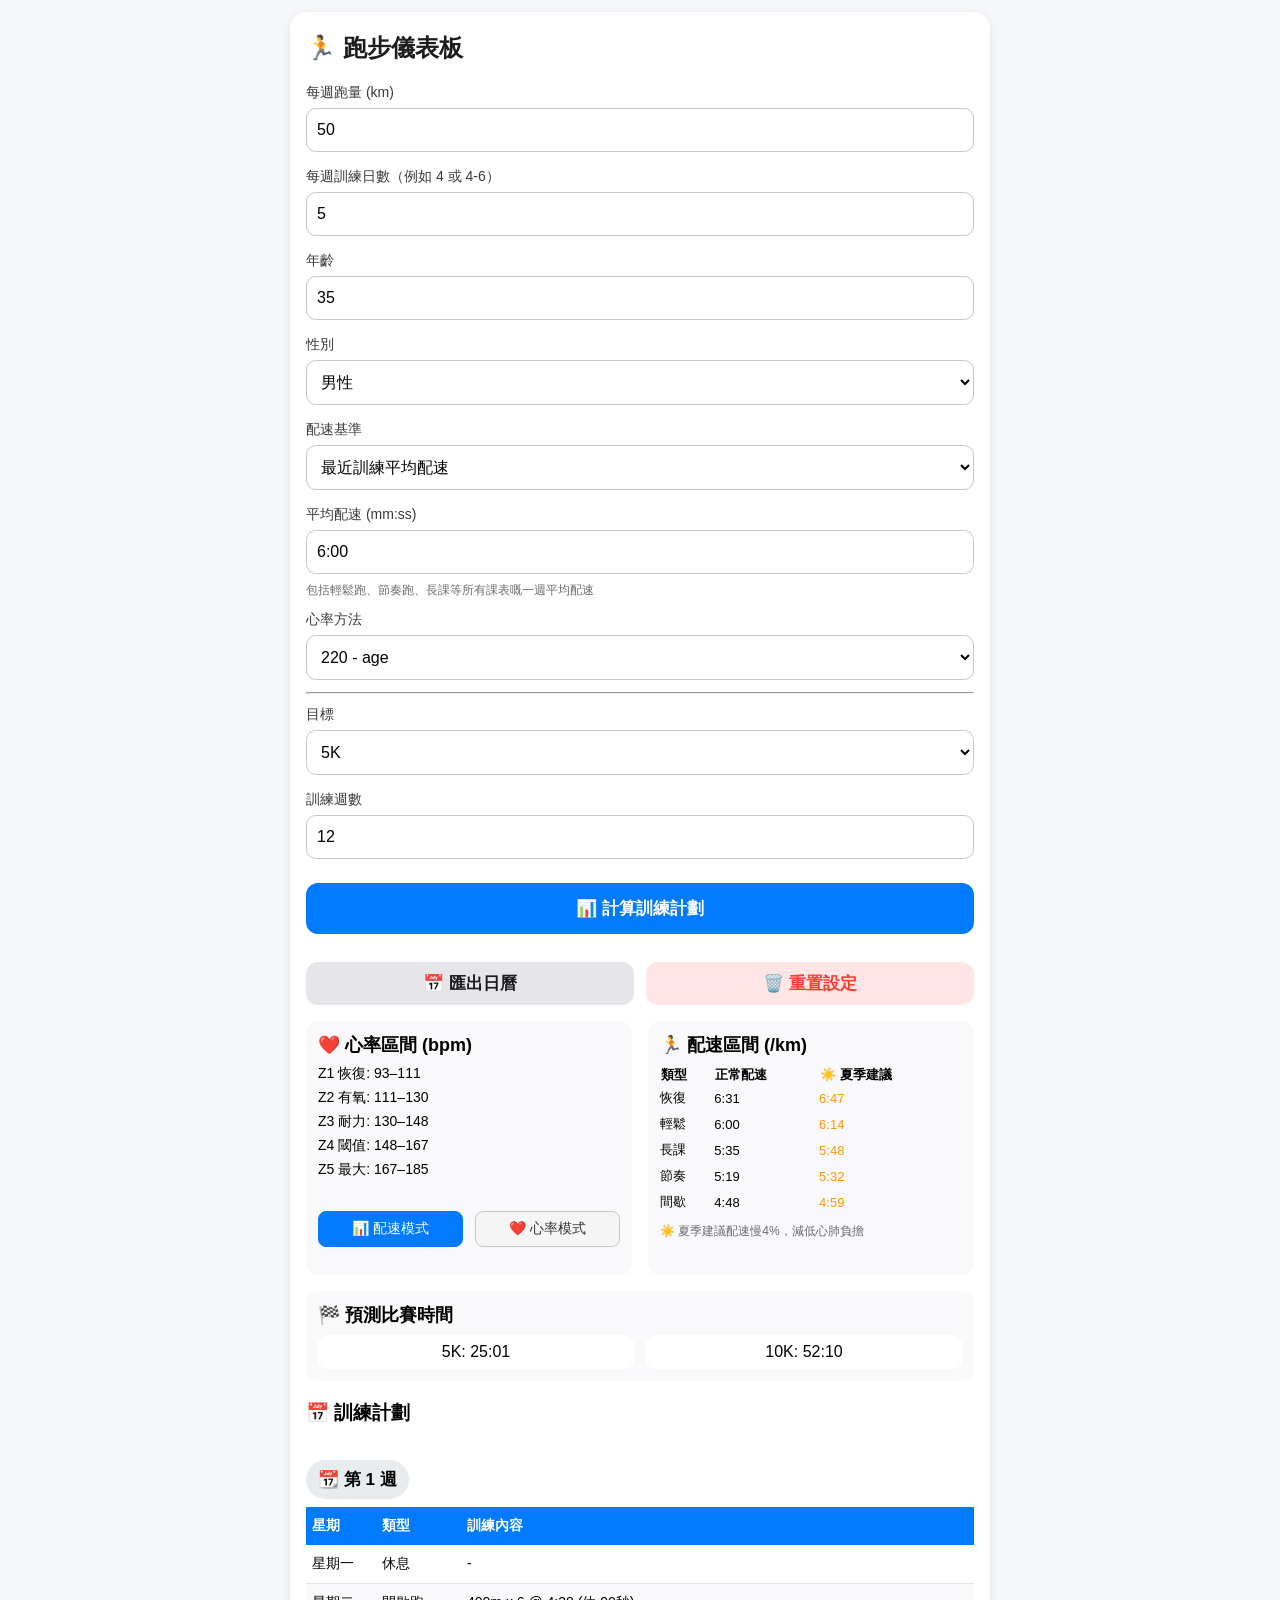
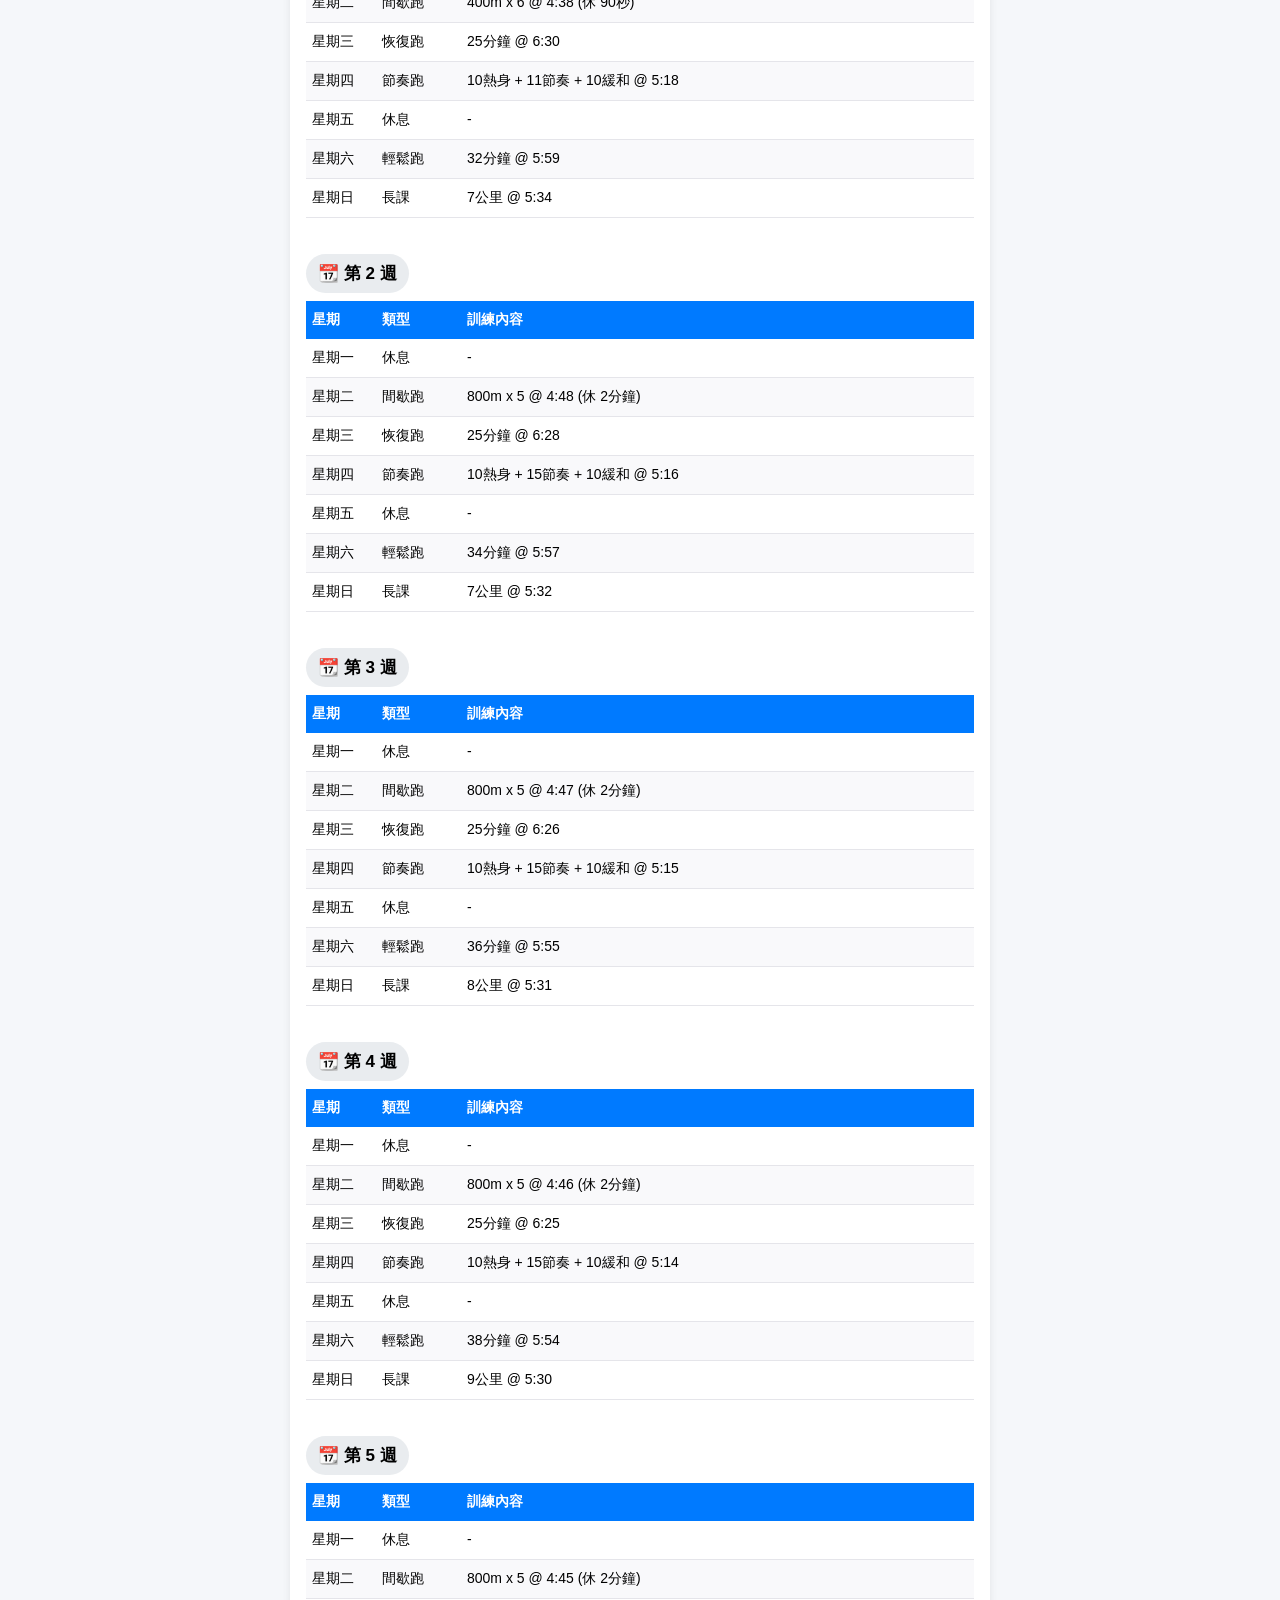
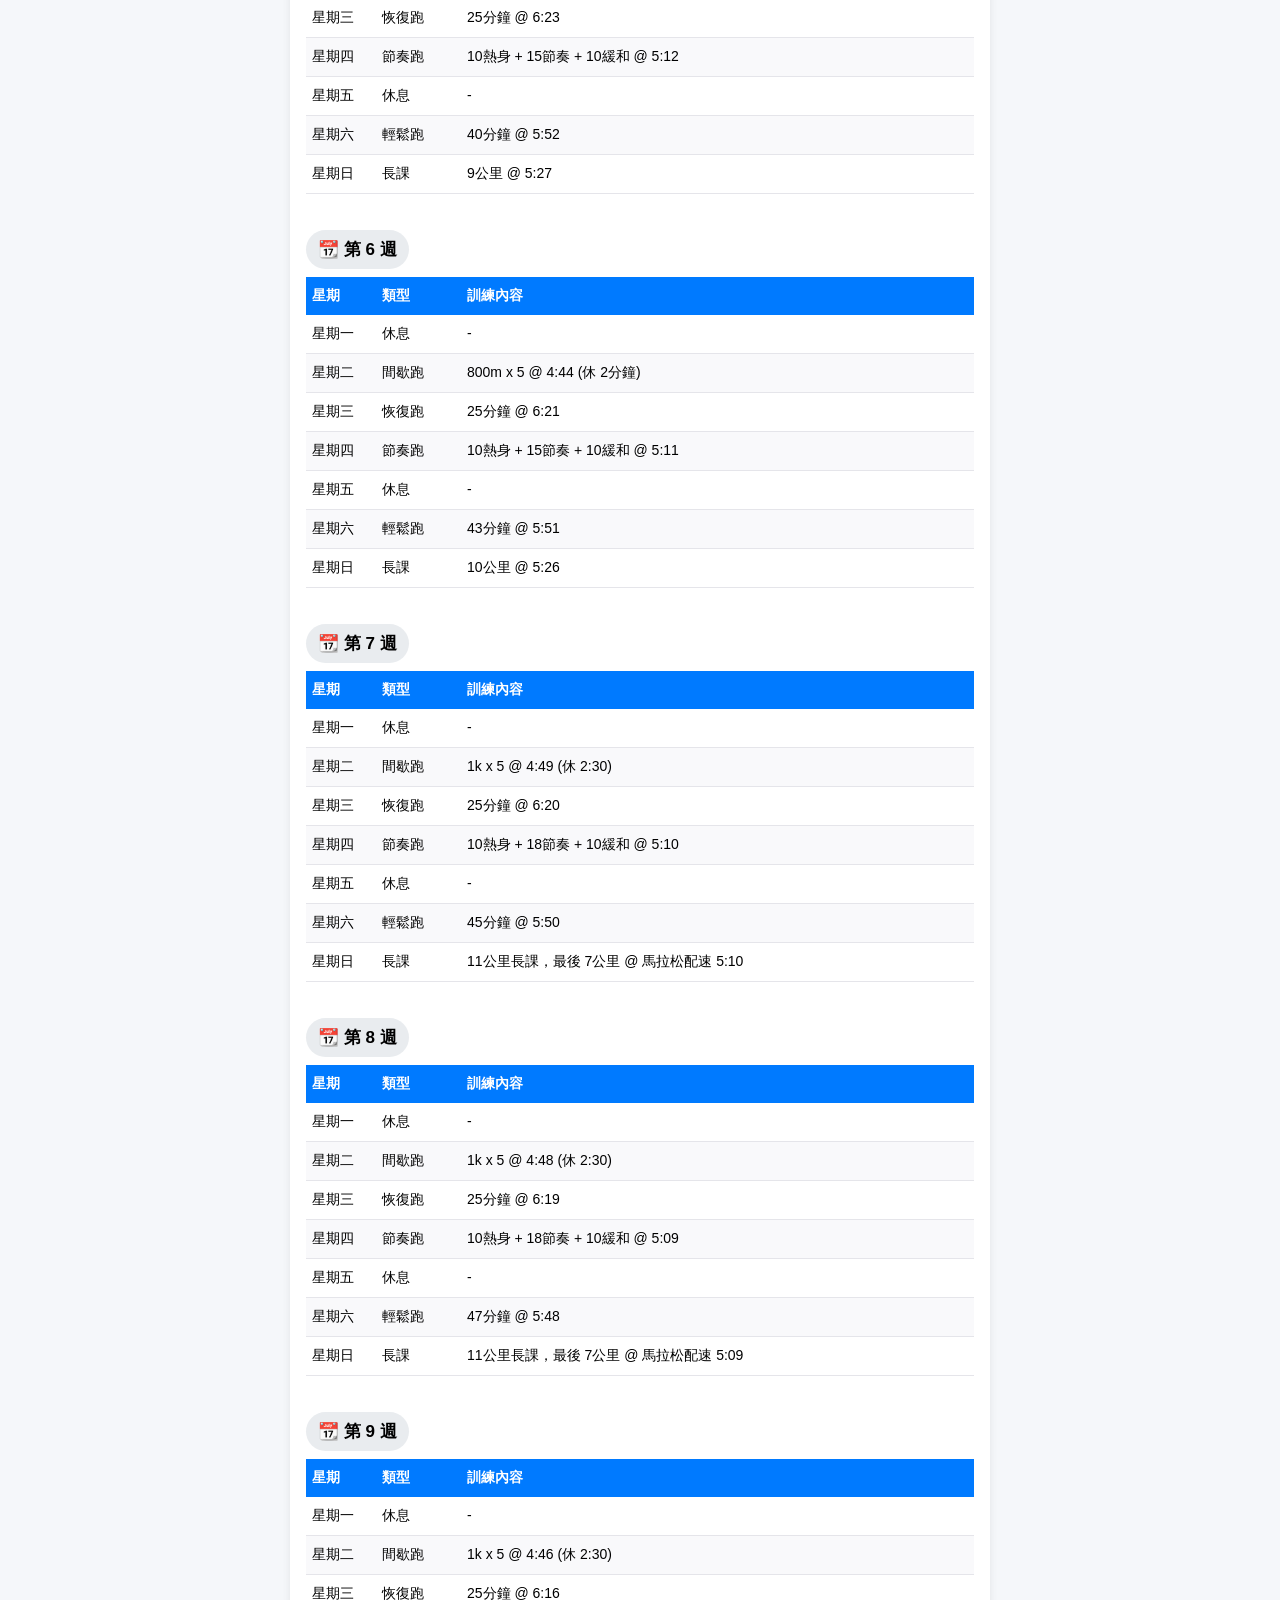
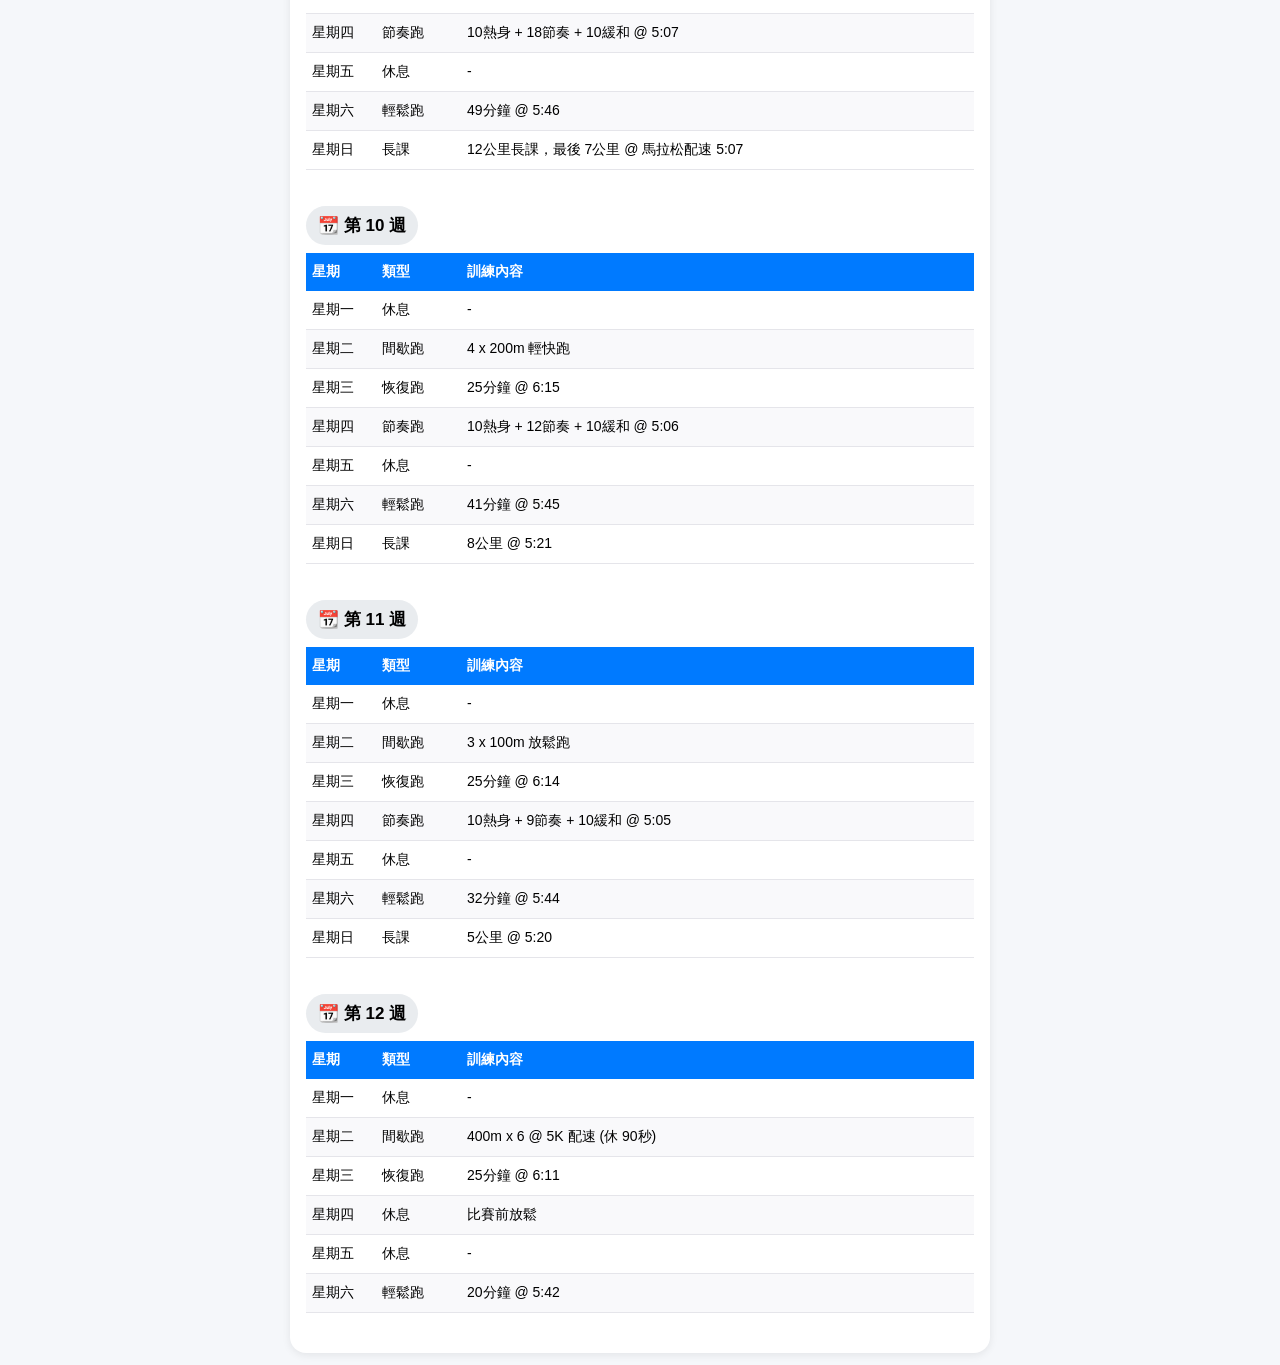
<file: pythonProject3/index.html>
<!DOCTYPE html>
<html lang="zh-HK">
<head>
<meta charset="UTF-8">
<meta name="viewport" content="width=device-width, initial-scale=1.0, viewport-fit=cover">
<title>跑步儀表板</title>
<link rel="stylesheet" href="style.css">
</head>
<body>

<div class="container">

<h2>🏃 跑步儀表板</h2>

<label>每週跑量 (km)</label>
<input type="number" id="mileage" placeholder="例如 50" value="50">

<label>每週訓練日數（例如 4 或 4-6）</label>
<input id="days" placeholder="4" value="5">

<label>年齡</label>
<input id="age" type="number" placeholder="35" value="35">

<label>性別</label>
<select id="gender">
  <option value="male">男性</option>
  <option value="female">女性</option>
</select>

<label>配速基準</label>
<select id="paceBasis">
  <option value="training">最近訓練平均配速</option>
  <option value="race">最近比賽時間</option>
</select>

<div id="trainingPaceBox">
  <label>平均配速 (mm:ss)</label>
  <input id="trainingPace" placeholder="6:00" value="6:00">
  <div class="hint">包括輕鬆跑、節奏跑、長課等所有課表嘅一週平均配速</div>
</div>

<div id="racePaceBox" style="display:none;">
  <label>比賽距離</label>
  <select id="raceDist">
    <option value="5K">5K</option>
    <option value="10K">10K</option>
    <option value="HM">半馬</option>
    <option value="FM">全馬</option>
  </select>
  <label>完成時間</label>
  <input type="text" id="raceTime" placeholder="例如 4530 或 45:30" value="48:00">
  <div class="hint">直接輸入數字，例如 4530 = 45分30秒</div>
</div>

<label>心率方法</label>
<select id="method">
  <option value="basic">220 - age</option>
  <option value="karvonen">Karvonen (儲備心率)</option>
</select>

<div id="karvonenBox" style="display:none;">
  <label>Max HR</label>
  <input id="maxHr" type="number" placeholder="190">
  <label>Rest HR</label>
  <input id="restHr" type="number" placeholder="60">
</div>

<hr>

<label>目標</label>
<select id="goal">
  <option value="5K">5K</option>
  <option value="10K">10K</option>
  <option value="HM">半馬</option>
  <option value="FM">全馬</option>
</select>

<div id="weeksHint"></div>

<label>訓練週數</label>
<input id="weeks" type="number" placeholder="8" value="12">

<button id="calculateBtn">📊 計算訓練計劃</button>

<div style="display: flex; gap: 12px; margin: 12px 0;">
  <button id="exportIcsBtn" class="secondary-btn">📅 匯出日曆</button>
  <button id="resetStorageBtn" class="secondary-btn danger">🗑️ 重置設定</button>
</div>

<div id="result"></div>

</div>

<script src="script.js"></script>
</body>
</html>
</file>
<file: pythonProject3/style.css>
* {
  box-sizing: border-box;
}

body {
  font-family: -apple-system, BlinkMacSystemFont, "Segoe UI", Roboto, Helvetica, Arial, sans-serif;
  background: #f5f7fa;
  padding: 12px;
  margin: 0;
  min-height: 100vh;
}

.container {
  max-width: 700px;
  margin: 0 auto;
  background: white;
  padding: 20px 16px;
  border-radius: 16px;
  box-shadow: 0 2px 8px rgba(0,0,0,0.08);
}

h2 {
  font-size: 24px;
  margin-top: 0;
  margin-bottom: 20px;
  color: #1c1c1e;
}

label {
  display: block;
  font-size: 14px;
  font-weight: 500;
  color: #3a3a3c;
  margin-bottom: 6px;
  margin-top: 12px;
}

input, select {
  width: 100%;
  padding: 12px 10px;
  font-size: 16px;
  border-radius: 10px;
  border: 1px solid #c6c6c8;
  background: white;
  font-family: inherit;
  margin-bottom: 4px;
}

input:focus, select:focus {
  outline: none;
  border-color: #007aff;
  box-shadow: 0 0 0 3px rgba(0,122,255,0.1);
}

button {
  width: 100%;
  padding: 14px;
  background: #007aff;
  color: white;
  border: none;
  border-radius: 12px;
  font-size: 17px;
  font-weight: 600;
  margin: 20px 0 16px;
  cursor: pointer;
}

button:active {
  transform: scale(0.98);
}

.secondary-btn {
  background: #e5e5ea;
  color: #1c1c1e;
  margin: 0;
  padding: 10px;
}

.secondary-btn.danger {
  background: #ffe5e5;
  color: #ff3b30;
}

.hint {
  font-size: 12px;
  color: #6c6c70;
  margin-top: 4px;
  margin-bottom: 12px;
}

#karvonenBox {
  background: #f9f9fb;
  padding: 12px;
  border-radius: 12px;
  margin-top: 8px;
}

#weeksHint {
  font-size: 13px;
  color: #6c6c70;
  margin-top: 6px;
}

/* 兩欄佈局 */
.two-columns {
  display: grid;
  grid-template-columns: 1fr 1fr;
  gap: 16px;
  margin: 16px 0;
}

.zone-card {
  background: #f9f9fb;
  border-radius: 12px;
  padding: 12px;
}

.zone-card h3 {
  margin-top: 0;
  margin-bottom: 8px;
  font-size: 18px;
}

.zone-card p {
  margin: 6px 0;
  font-size: 14px;
}

/* 模式按鈕 */
.mode-buttons {
  display: flex;
  gap: 12px;
  margin-top: 12px;
}

.mode-btn {
  flex: 1;
  padding: 8px;
  border-radius: 8px;
  border: 1px solid #c6c6c8;
  background: #f5f5f5;
  color: #333;
  font-size: 14px;
  font-weight: 500;
  cursor: pointer;
  text-align: center;
  transition: all 0.2s;
}

.mode-btn.active {
  background: #007aff;
  color: white;
  border-color: #007aff;
}

.mode-btn:active {
  transform: scale(0.98);
}

.prediction-card {
  background: #f9f9fb;
  border-radius: 12px;
  padding: 12px;
  margin: 12px 0;
}

.prediction-card h3 {
  margin-top: 0;
  margin-bottom: 8px;
  font-size: 18px;
}

.prediction-grid {
  display: flex;
  flex-wrap: wrap;
  gap: 12px;
  justify-content: space-between;
}

.prediction-item {
  flex: 1;
  text-align: center;
  background: white;
  border-radius: 10px;
  padding: 8px;
}

.warning {
  background: #fff3e0;
  padding: 8px 12px;
  border-radius: 12px;
  font-size: 13px;
  margin: 10px 0;
  color: #b45f06;
}

.table-responsive {
  overflow-x: auto;
  margin-bottom: 20px;
}

.plan-table {
  min-width: 500px;
  width: 100%;
  border-collapse: collapse;
  font-size: 14px;
}

.plan-table th {
  background: #007aff;
  color: white;
  padding: 10px 6px;
  font-weight: 600;
  text-align: left;
}

.plan-table td {
  padding: 10px 6px;
  border-bottom: 1px solid #e5e5ea;
  vertical-align: top;
}

.plan-table th:first-child,
.plan-table td:first-child {
  width: 70px;
}

.plan-table th:nth-child(2),
.plan-table td:nth-child(2) {
  width: 85px;
}

.plan-table th:nth-child(3),
.plan-table td:nth-child(3) {
  width: auto;
  word-break: break-word;
  white-space: normal;
}

tr:nth-child(even) {
  background: #f9f9fb;
}

h4 {
  font-size: 17px;
  margin: 16px 0 8px;
  background: #e9ecef;
  padding: 8px 12px;
  border-radius: 20px;
  display: inline-block;
}

.result-card {
  margin-top: 24px;
  border-top: 1px solid #e5e5ea;
  padding-top: 8px;
}

/* 手機細屏 */
@media (max-width: 560px) {
  .two-columns {
    grid-template-columns: 1fr;
    gap: 12px;
  }
  .prediction-grid {
    flex-direction: column;
  }
  body {
    padding: 8px;
  }
  .container {
    padding: 16px 12px;
  }
  .plan-table th:first-child,
  .plan-table td:first-child {
    width: 55px;
  }
  .plan-table th:nth-child(2),
  .plan-table td:nth-child(2) {
    width: 70px;
  }
  .plan-table th,
  .plan-table td {
    padding: 8px 4px;
    font-size: 12px;
  }
  h3 {
    font-size: 18px;
  }
  h4 {
    font-size: 16px;
  }
  button {
    padding: 12px;
    font-size: 16px;
  }
  .mode-buttons {
    flex-direction: column;
    gap: 8px;
  }
}
</file>
